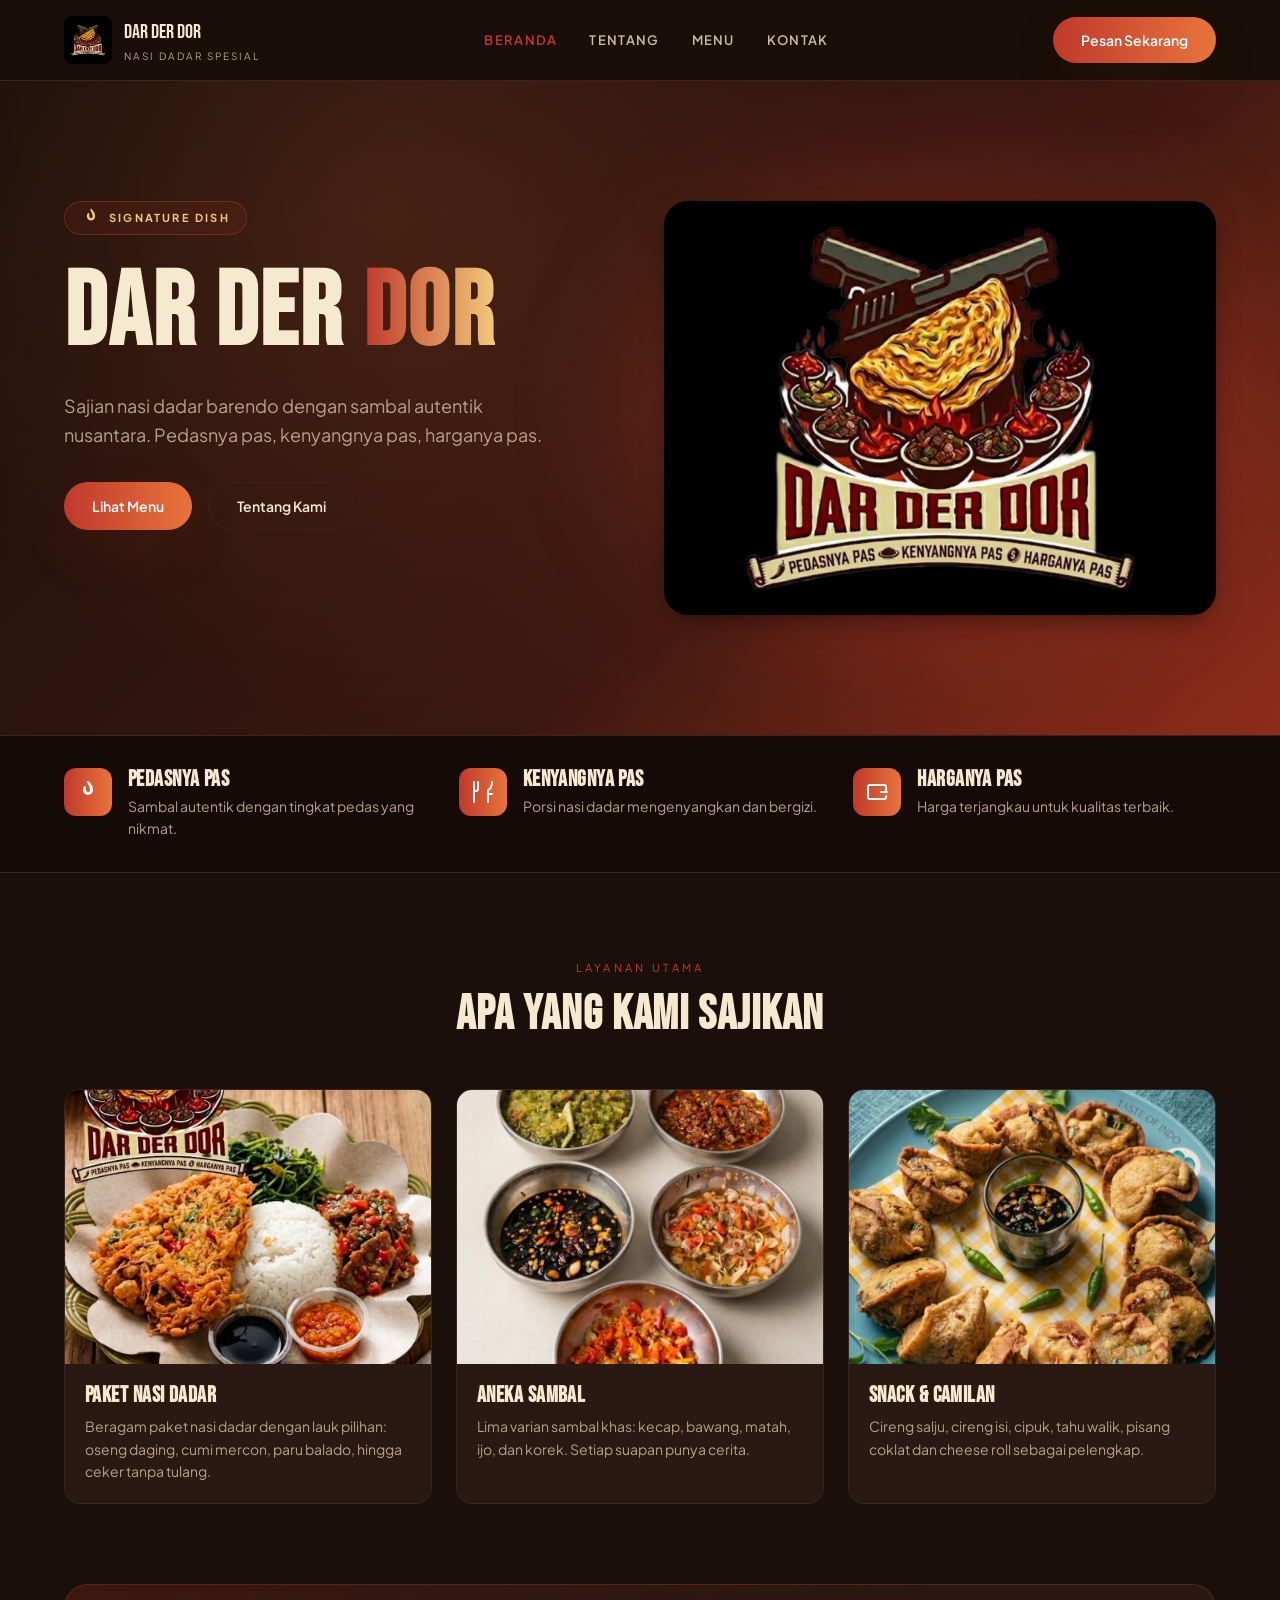
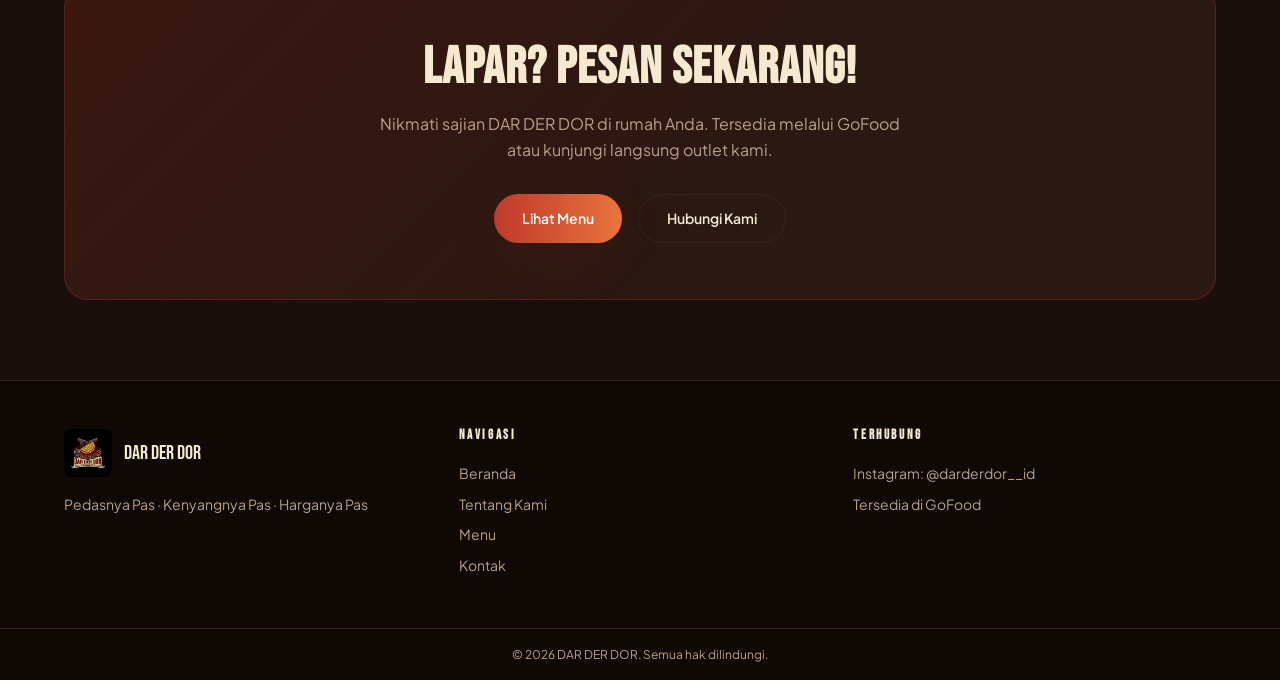
<file: index.html>
<!doctype html>
<html lang="id">
<head>
<meta charset="utf-8" />
<meta name="viewport" content="width=device-width,initial-scale=1" />
<title>DAR DER DOR — Nasi Dadar Spesial</title>
<meta name="description" content="DAR DER DOR — Pedasnya Pas, Kenyangnya Pas, Harganya Pas. Spesialis nasi dadar barendo dengan sambal autentik nusantara." />
<link rel="preconnect" href="https://fonts.googleapis.com" />
<link rel="preconnect" href="https://fonts.gstatic.com" crossorigin />
<link rel="stylesheet" href="https://fonts.googleapis.com/css2?family=Bebas+Neue&family=Plus+Jakarta+Sans:wght@400;500;600;700&display=swap" />
<link rel="stylesheet" href="styles.css" />
</head>
<body>
<!-- HEADER -->
<header class="header">
  <div class="nav">
    <a href="index.html" class="brand">
      <img src="images/logo.jpg" alt="DAR DER DOR" />
      <div>
        <div class="brand-name">DAR DER DOR</div>
        <div class="brand-tag">Nasi Dadar Spesial</div>
      </div>
    </a>
    <nav class="nav-links">
      <a href="index.html" class="active">Beranda</a>
      <a href="tentang.html">Tentang</a>
      <a href="menu.html">Menu</a>
      <a href="kontak.html">Kontak</a>
    </nav>
    <a href="https://gofood.link/a/S3Sf7HA?utm_source=ig&utm_medium=social&utm_content=link_in_bio&fbclid=PAb21jcAR6s7lleHRuA2FlbQIxMQBzcnRjBmFwcF9pZA81NjcwNjczNDMzNTI0MjcAAafRUhz2BNoipw3qRjoUgH_FCiT8QuqYpnCj2n_RTDcXzX3r7pjxOK1ckopDUg_aem_zhcsU9gj0sE1qBRgS3K3zg" target="_blank" rel="noopener" class="btn btn-primary cta-nav">Pesan Sekarang</a>
  </div>
</header>

<!-- HERO -->
<section class="hero">
  <div class="hero-grid">
    <div>
      <span class="badge">
        <svg class="ic" viewBox="0 0 24 24"><path d="M12 2s4 4 4 8a4 4 0 0 1-8 0c0-2 1-3 1-3s-1 6 3 6 4-4 0-11Z"/></svg>
        Signature Dish
      </span>
      <h1>DAR DER <span class="accent">DOR</span></h1>
      <p class="lead">Sajian nasi dadar barendo dengan sambal autentik nusantara. Pedasnya pas, kenyangnya pas, harganya pas.</p>
      <div class="hero-actions">
        <a href="menu.html" class="btn btn-primary">Lihat Menu</a>
        <a href="tentang.html" class="btn btn-outline">Tentang Kami</a>
      </div>
    </div>
    <div class="hero-img-wrap">
      <img src="images/logo.jpg" alt="Nasi Dadar DAR DER DOR" />
    </div>
  </div>
</section>

<!-- STRIP -->
<section class="strip">
  <div class="container strip-grid">
    <div class="strip-item">
      <div class="icon-box"><svg class="ic-lg ic" viewBox="0 0 24 24"><path d="M12 2s4 4 4 8a4 4 0 0 1-8 0c0-2 1-3 1-3s-1 6 3 6 4-4 0-11Z"/></svg></div>
      <div><h3>Pedasnya Pas</h3><p>Sambal autentik dengan tingkat pedas yang nikmat.</p></div>
    </div>
    <div class="strip-item">
      <div class="icon-box"><svg class="ic-lg ic" viewBox="0 0 24 24"><path d="M3 2v20M7 2v7a2 2 0 0 1-4 0M17 14v8M21 2c0 4-2 8-4 8v4h4"/></svg></div>
      <div><h3>Kenyangnya Pas</h3><p>Porsi nasi dadar mengenyangkan dan bergizi.</p></div>
    </div>
    <div class="strip-item">
      <div class="icon-box"><svg class="ic-lg ic" viewBox="0 0 24 24"><path d="M21 12V7a2 2 0 0 0-2-2H5a2 2 0 0 0-2 2v10a2 2 0 0 0 2 2h14a2 2 0 0 0 2-2v-1M16 12h6"/></svg></div>
      <div><h3>Harganya Pas</h3><p>Harga terjangkau untuk kualitas terbaik.</p></div>
    </div>
  </div>
</section>

<!-- LAYANAN -->
<section class="section">
  <div class="container">
    <div class="section-head">
      <span class="eyebrow">Layanan Utama</span>
      <h2>Apa Yang Kami Sajikan</h2>
    </div>
    <div class="cards">
      <article class="card"><div class="card-img"><img src="images/nasi-daging.jpg" alt="Paket Nasi Dadar" /></div><div class="card-body"><h3>Paket Nasi Dadar</h3><p>Beragam paket nasi dadar dengan lauk pilihan: oseng daging, cumi mercon, paru balado, hingga ceker tanpa tulang.</p></div></article>
      <article class="card"><div class="card-img"><img src="images/sambal.jpg" alt="Aneka Sambal" /></div><div class="card-body"><h3>Aneka Sambal</h3><p>Lima varian sambal khas: kecap, bawang, matah, ijo, dan korek. Setiap suapan punya cerita.</p></div></article>
      <article class="card"><div class="card-img"><img src="images/cireng-isi.jpg" alt="Snack" /></div><div class="card-body"><h3>Snack & Camilan</h3><p>Cireng salju, cireng isi, cipuk, tahu walik, pisang coklat dan cheese roll sebagai pelengkap.</p></div></article>
    </div>
  </div>
</section>

<!-- CTA -->
<div class="cta">
  <div class="cta-inner">
    <h2>Lapar? Pesan Sekarang!</h2>
    <p>Nikmati sajian DAR DER DOR di rumah Anda. Tersedia melalui GoFood atau kunjungi langsung outlet kami.</p>
    <div class="cta-actions">
      <a href="menu.html" class="btn btn-primary">Lihat Menu</a>
      <a href="kontak.html" class="btn btn-outline">Hubungi Kami</a>
    </div>
  </div>
</div>

<!-- FOOTER -->
<footer>
  <div class="foot-grid">
    <div>
      <div class="brand"><img src="images/logo.jpg" alt="DAR DER DOR" /><div class="brand-name">DAR DER DOR</div></div>
      <p style="margin-top:16px;font-size:14px;color:var(--muted)">Pedasnya Pas · Kenyangnya Pas · Harganya Pas</p>
    </div>
    <div>
      <h4>Navigasi</h4>
      <ul>
        <li><a href="index.html">Beranda</a></li>
        <li><a href="tentang.html">Tentang Kami</a></li>
        <li><a href="menu.html">Menu</a></li>
        <li><a href="kontak.html">Kontak</a></li>
      </ul>
    </div>
    <div>
      <h4>Terhubung</h4>
      <ul>
        <li>Instagram: @darderdor__id</li>
        <li>Tersedia di GoFood</li>
      </ul>
    </div>
  </div>
  <div class="copy">© 2026 DAR DER DOR. Semua hak dilindungi.</div>
</footer>
</body>
</html>
</file>
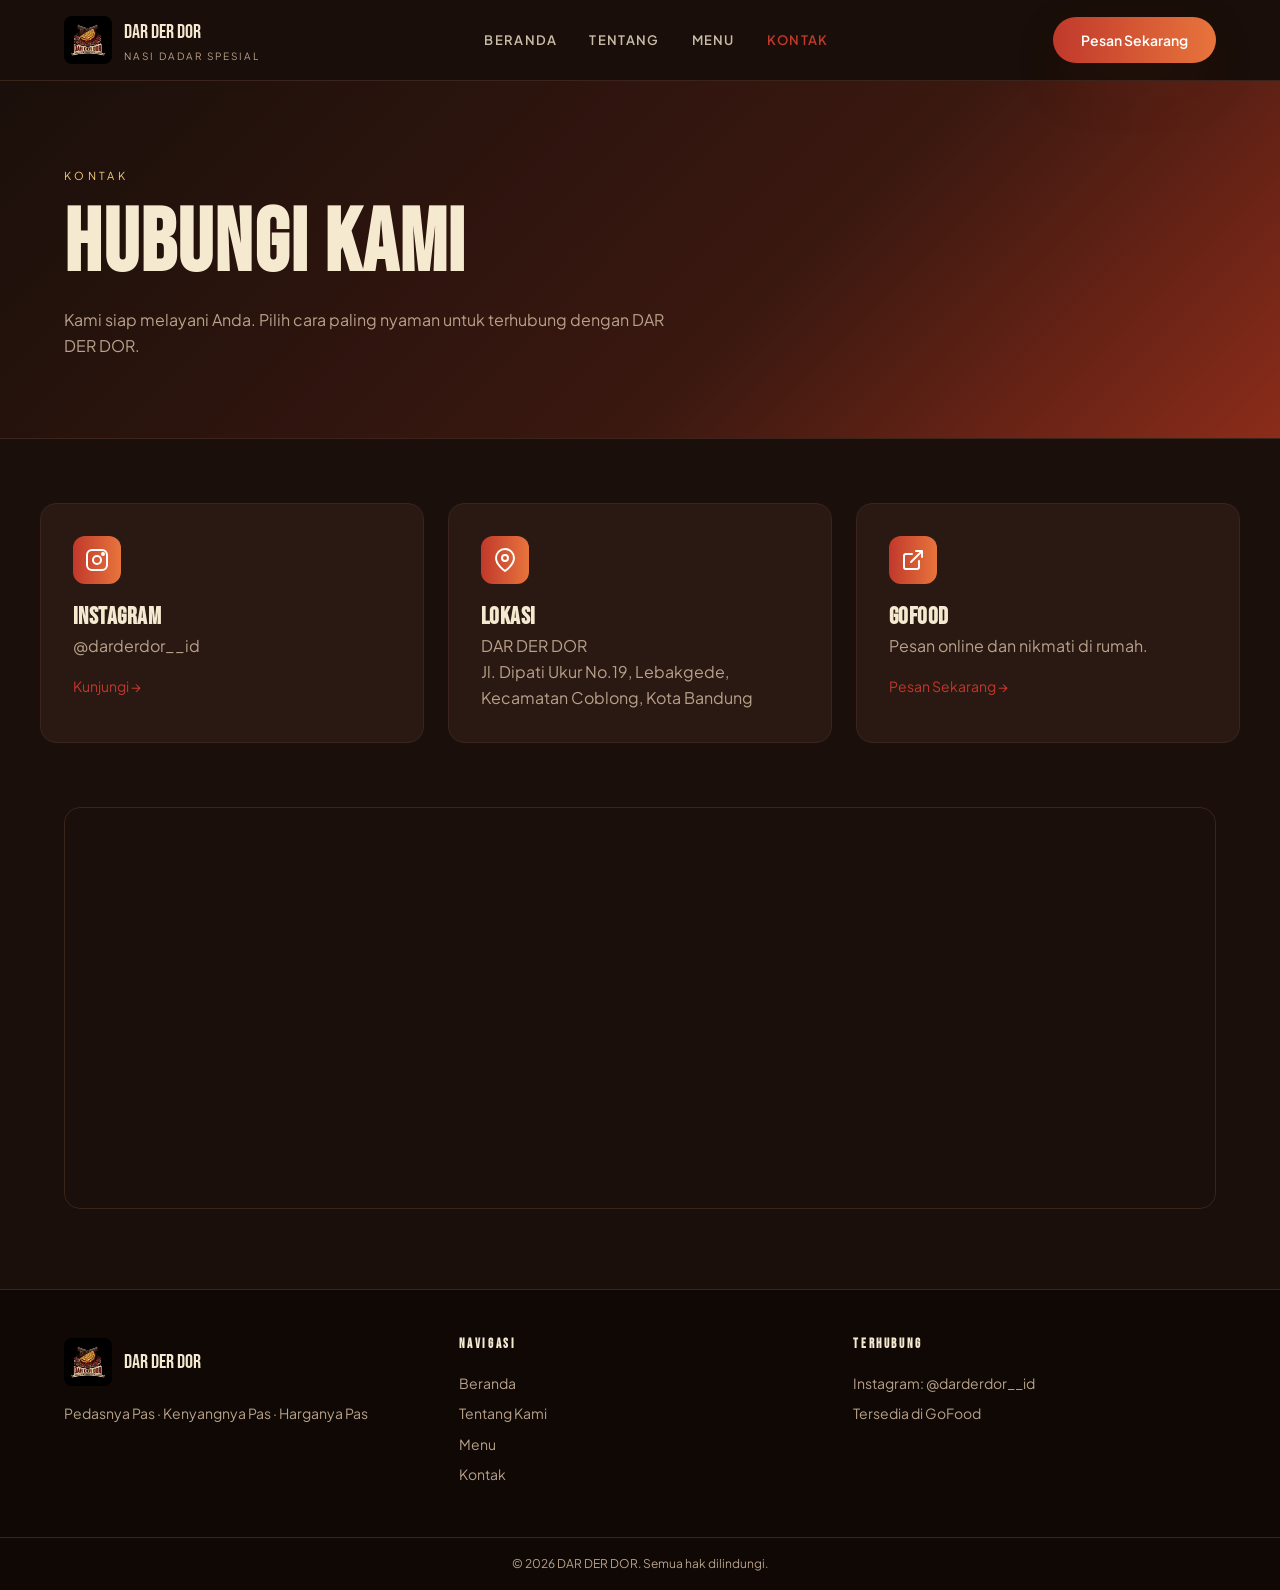
<file: kontak.html>
<!doctype html>
<html lang="id">
<head>
<meta charset="utf-8" />
<meta name="viewport" content="width=device-width,initial-scale=1" />
<title>Kontak — DAR DER DOR</title>
<meta name="description" content="Hubungi DAR DER DOR melalui Instagram, kunjungi outlet kami, atau pesan langsung via GoFood." />
<link rel="preconnect" href="https://fonts.googleapis.com" />
<link rel="stylesheet" href="https://fonts.googleapis.com/css2?family=Bebas+Neue&family=Plus+Jakarta+Sans:wght@400;500;600;700&display=swap" />
<link rel="stylesheet" href="styles.css" />
</head>
<body>
<header class="header">
  <div class="nav">
    <a href="index.html" class="brand"><img src="images/logo.jpg" alt="DAR DER DOR" /><div><div class="brand-name">DAR DER DOR</div><div class="brand-tag">Nasi Dadar Spesial</div></div></a>
    <nav class="nav-links">
      <a href="index.html">Beranda</a>
      <a href="tentang.html">Tentang</a>
      <a href="menu.html">Menu</a>
      <a href="kontak.html" class="active">Kontak</a>
    </nav>
    <a href="https://gofood.co.id" target="_blank" rel="noopener" class="btn btn-primary cta-nav">Pesan Sekarang</a>
  </div>
</header>

<section class="page-hero">
  <div class="container">
    <span class="eyebrow" style="color:var(--accent)">Kontak</span>
    <h1>Hubungi Kami</h1>
    <p>Kami siap melayani Anda. Pilih cara paling nyaman untuk terhubung dengan DAR DER DOR.</p>
  </div>
</section>

<section>
  <div class="container contact-cards">
    <a href="https://www.instagram.com/darderdor____id?igsh=b2hhZzNxcmVrc2g3" target="_blank" rel="noopener" class="contact-card">
      <div class="icon-box"><svg class="ic-lg ic" viewBox="0 0 24 24"><rect x="2" y="2" width="20" height="20" rx="5"/><circle cx="12" cy="12" r="4"/><circle cx="18" cy="6" r="1" fill="currentColor"/></svg></div>
      <h3>Instagram</h3>
      <p>@darderdor__id</p>
      <span class="more">Kunjungi →</span>
    </a>
    <div class="contact-card">
      <div class="icon-box"><svg class="ic-lg ic" viewBox="0 0 24 24"><path d="M21 10c0 7-9 13-9 13s-9-6-9-13a9 9 0 0 1 18 0Z"/><circle cx="12" cy="10" r="3"/></svg></div>
      <h3>Lokasi</h3>
      <p>DAR DER DOR<br/>Jl. Dipati Ukur No.19, Lebakgede, Kecamatan Coblong, Kota Bandung</p>
      
    </div>
    <a href="https://gofood.link/a/S3Sf7HA?utm_source=ig&utm_medium=social&utm_content=link_in_bio&fbclid=PAb21jcAR6s7lleHRuA2FlbQIxMQBzcnRjBmFwcF9pZA81NjcwNjczNDMzNTI0MjcAAafRUhz2BNoipw3qRjoUgH_FCiT8QuqYpnCj2n_RTDcXzX3r7pjxOK1ckopDUg_aem_zhcsU9gj0sE1qBRgS3K3zg" target="_blank" rel="noopener" class="contact-card">
      <div class="icon-box"><svg class="ic-lg ic" viewBox="0 0 24 24"><path d="M18 13v6a2 2 0 0 1-2 2H5a2 2 0 0 1-2-2V8a2 2 0 0 1 2-2h6"/><path d="M15 3h6v6M10 14 21 3"/></svg></div>
      <h3>GoFood</h3>
      <p>Pesan online dan nikmati di rumah.</p>
      <span class="more">Pesan Sekarang →</span>
    </a>
  </div>
</section>

<div class="container">
  <div class="map">
    <iframe title="Lokasi DAR DER DOR" src="https://www.google.com/maps?q=Foodcourt DU 19 ex grobag bandoeng&output=embed" loading="lazy"></iframe>
  </div>
</div>

<footer>
  <div class="foot-grid">
    <div><div class="brand"><img src="images/logo.jpg" alt="DAR DER DOR" /><div class="brand-name">DAR DER DOR</div></div><p style="margin-top:16px;font-size:14px;color:var(--muted)">Pedasnya Pas · Kenyangnya Pas · Harganya Pas</p></div>
    <div><h4>Navigasi</h4><ul><li><a href="index.html">Beranda</a></li><li><a href="tentang.html">Tentang Kami</a></li><li><a href="menu.html">Menu</a></li><li><a href="kontak.html">Kontak</a></li></ul></div>
    <div><h4>Terhubung</h4><ul><li>Instagram: @darderdor__id</li><li>Tersedia di GoFood</li></ul></div>
  </div>
  <div class="copy">© 2026 DAR DER DOR. Semua hak dilindungi.</div>
</footer>
</body>
</html>
</file>
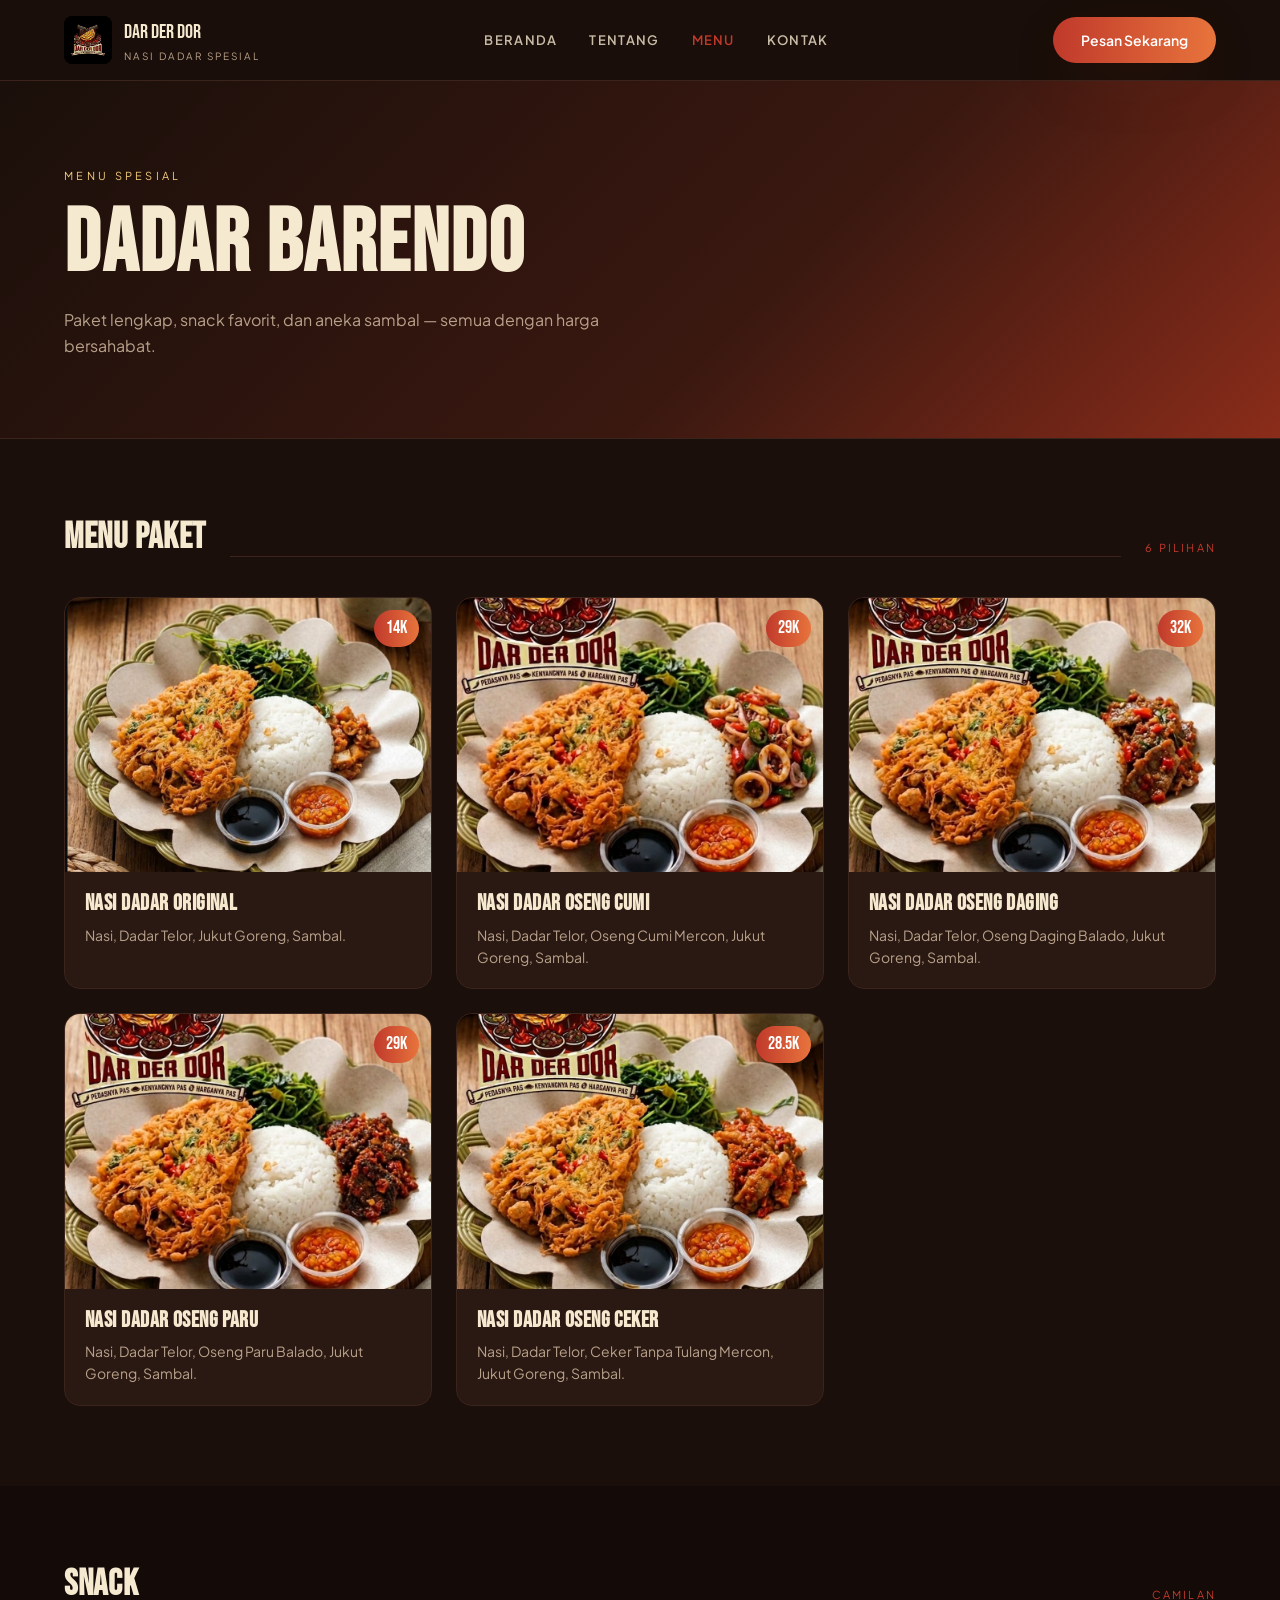
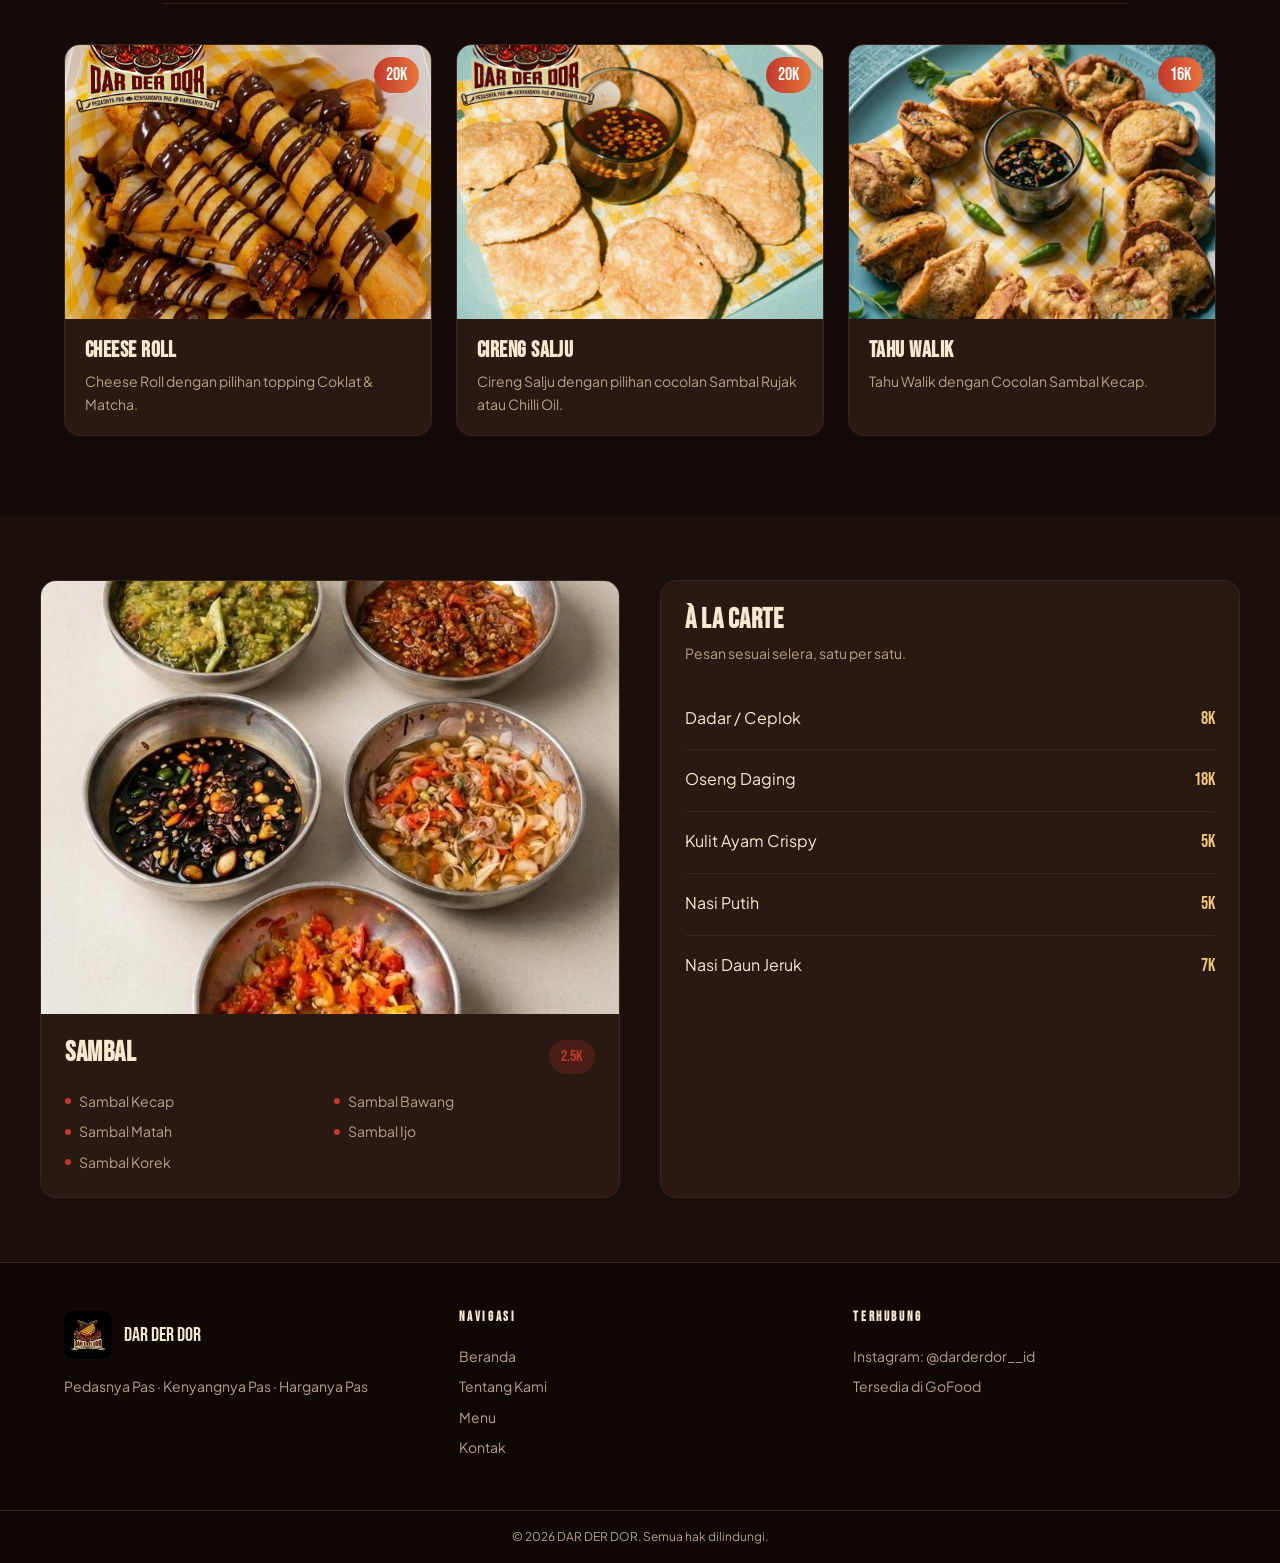
<file: menu.html>
<!doctype html>
<html lang="id">
<head>
<meta charset="utf-8" />
<meta name="viewport" content="width=device-width,initial-scale=1" />
<title>Menu — DAR DER DOR</title>
<meta name="description" content="Menu lengkap DAR DER DOR: paket nasi dadar, snack, dan aneka sambal khas dengan harga bersahabat." />
<link rel="preconnect" href="https://fonts.googleapis.com" />
<link rel="stylesheet" href="https://fonts.googleapis.com/css2?family=Bebas+Neue&family=Plus+Jakarta+Sans:wght@400;500;600;700&display=swap" />
<link rel="stylesheet" href="styles.css" />
</head>
<body>
<header class="header">
  <div class="nav">
    <a href="index.html" class="brand"><img src="images/logo.jpg" alt="DAR DER DOR" /><div><div class="brand-name">DAR DER DOR</div><div class="brand-tag">Nasi Dadar Spesial</div></div></a>
    <nav class="nav-links">
      <a href="index.html">Beranda</a>
      <a href="tentang.html">Tentang</a>
      <a href="menu.html" class="active">Menu</a>
      <a href="kontak.html">Kontak</a>
    </nav>
    <a href="https://gofood.co.id" target="_blank" rel="noopener" class="btn btn-primary cta-nav">Pesan Sekarang</a>
  </div>
</header>

<section class="page-hero">
  <div class="container">
    <span class="eyebrow" style="color:var(--accent)">Menu Spesial</span>
    <h1>Dadar Barendo</h1>
    <p>Paket lengkap, snack favorit, dan aneka sambal — semua dengan harga bersahabat.</p>
  </div>
</section>

<section class="section">
  <div class="container">
    <div class="row-head"><h2>Menu Paket</h2><div class="line"></div><span class="tag">6 Pilihan</span></div>
    <div class="cards">
      <article class="card"><div class="card-img"><img src="images/original.jpeg" alt="Nasi Dadar Original" /><div class="price-tag">14K</div></div><div class="card-body"><h3>Nasi Dadar Original</h3><p>Nasi, Dadar Telor, Jukut Goreng, Sambal.</p></div></article>
      <article class="card"><div class="card-img"><img src="images/nasi-ori.jpg" alt="Nasi Dadar Oseng Cumi" /><div class="price-tag">29K</div></div><div class="card-body"><h3>Nasi Dadar Oseng Cumi</h3><p>Nasi, Dadar Telor, Oseng Cumi Mercon, Jukut Goreng, Sambal.</p></div></article>
      <article class="card"><div class="card-img"><img src="images/nasi-daging.jpg" alt="Nasi Dadar Oseng Daging" /><div class="price-tag">32K</div></div><div class="card-body"><h3>Nasi Dadar Oseng Daging</h3><p>Nasi, Dadar Telor, Oseng Daging Balado, Jukut Goreng, Sambal.</p></div></article>
      <article class="card"><div class="card-img"><img src="images/nasi-paru.jpg" alt="Nasi Dadar Oseng Paru" /><div class="price-tag">29K</div></div><div class="card-body"><h3>Nasi Dadar Oseng Paru</h3><p>Nasi, Dadar Telor, Oseng Paru Balado, Jukut Goreng, Sambal.</p></div></article>
      <article class="card"><div class="card-img"><img src="images/nasi-ceker.jpg" alt="Nasi Dadar Oseng Ceker" /><div class="price-tag">28.5K</div></div><div class="card-body"><h3>Nasi Dadar Oseng Ceker</h3><p>Nasi, Dadar Telor, Ceker Tanpa Tulang Mercon, Jukut Goreng, Sambal.</p></div></article>
      
    </div>
  </div>
</section>

<section class="bg-charcoal section">
  <div class="container">
    <div class="row-head"><h2>Snack</h2><div class="line"></div><span class="tag">Camilan</span></div>
    <div class="cards">
      <article class="card"><div class="card-img"><img src="images/pisang-coklat.jpg" alt="Cheese Roll" /><div class="price-tag">20K</div></div><div class="card-body"><h3>Cheese Roll</h3><p>Cheese Roll dengan pilihan topping Coklat & Matcha.</p></div></article>

      <article class="card"><div class="card-img"><img src="images/cireng-salju.jpg" alt="Cireng Salju" /><div class="price-tag">20K</div></div><div class="card-body"><h3>Cireng Salju</h3><p>Cireng Salju dengan pilihan cocolan Sambal Rujak atau Chilli Oil.</p></div></article>
      
      
      <article class="card"><div class="card-img"><img src="images/cireng-isi.jpg" alt="Tahu Walik" /><div class="price-tag">16K</div></div><div class="card-body"><h3>Tahu Walik</h3><p>Tahu Walik dengan Cocolan Sambal Kecap.</p></div></article>
     
    </div>
  </div>
</section>

<section>
  <div class="container split-grid">
    <div class="sambal-card">
      <img src="images/sambal.jpg" alt="Aneka Sambal" />
      <div class="pad">
        <div class="pad-head"><h2>Sambal</h2><span class="sambal-price">2.5K</span></div>
        <ul class="sambal-list">
          <li>Sambal Kecap</li><li>Sambal Bawang</li><li>Sambal Matah</li><li>Sambal Ijo</li><li>Sambal Korek</li>
        </ul>
      </div>
    </div>
    <div class="alacarte">
      <h2>À la Carte</h2>
      <p style="margin-top:8px;font-size:14px;color:var(--muted)">Pesan sesuai selera, satu per satu.</p>
      <ul>
        <li><span>Dadar / Ceplok</span><span class="price">8K</span></li>
        <li><span>Oseng Daging</span><span class="price">18K</span></li>
        <li><span>Kulit Ayam Crispy</span><span class="price">5K</span></li>
        <li><span>Nasi Putih</span><span class="price">5K</span></li>
        <li><span>Nasi Daun Jeruk</span><span class="price">7K</span></li>
      </ul>
    </div>
  </div>
</section>

<footer>
  <div class="foot-grid">
    <div><div class="brand"><img src="images/logo.jpg" alt="DAR DER DOR" /><div class="brand-name">DAR DER DOR</div></div><p style="margin-top:16px;font-size:14px;color:var(--muted)">Pedasnya Pas · Kenyangnya Pas · Harganya Pas</p></div>
    <div><h4>Navigasi</h4><ul><li><a href="index.html">Beranda</a></li><li><a href="tentang.html">Tentang Kami</a></li><li><a href="menu.html">Menu</a></li><li><a href="kontak.html">Kontak</a></li></ul></div>
    <div><h4>Terhubung</h4><ul><li>Instagram: @darderdor__id</li><li>Tersedia di GoFood</li></ul></div>
  </div>
  <div class="copy">© 2026 DAR DER DOR. Semua hak dilindungi.</div>
</footer>
</body>
</html>
</file>
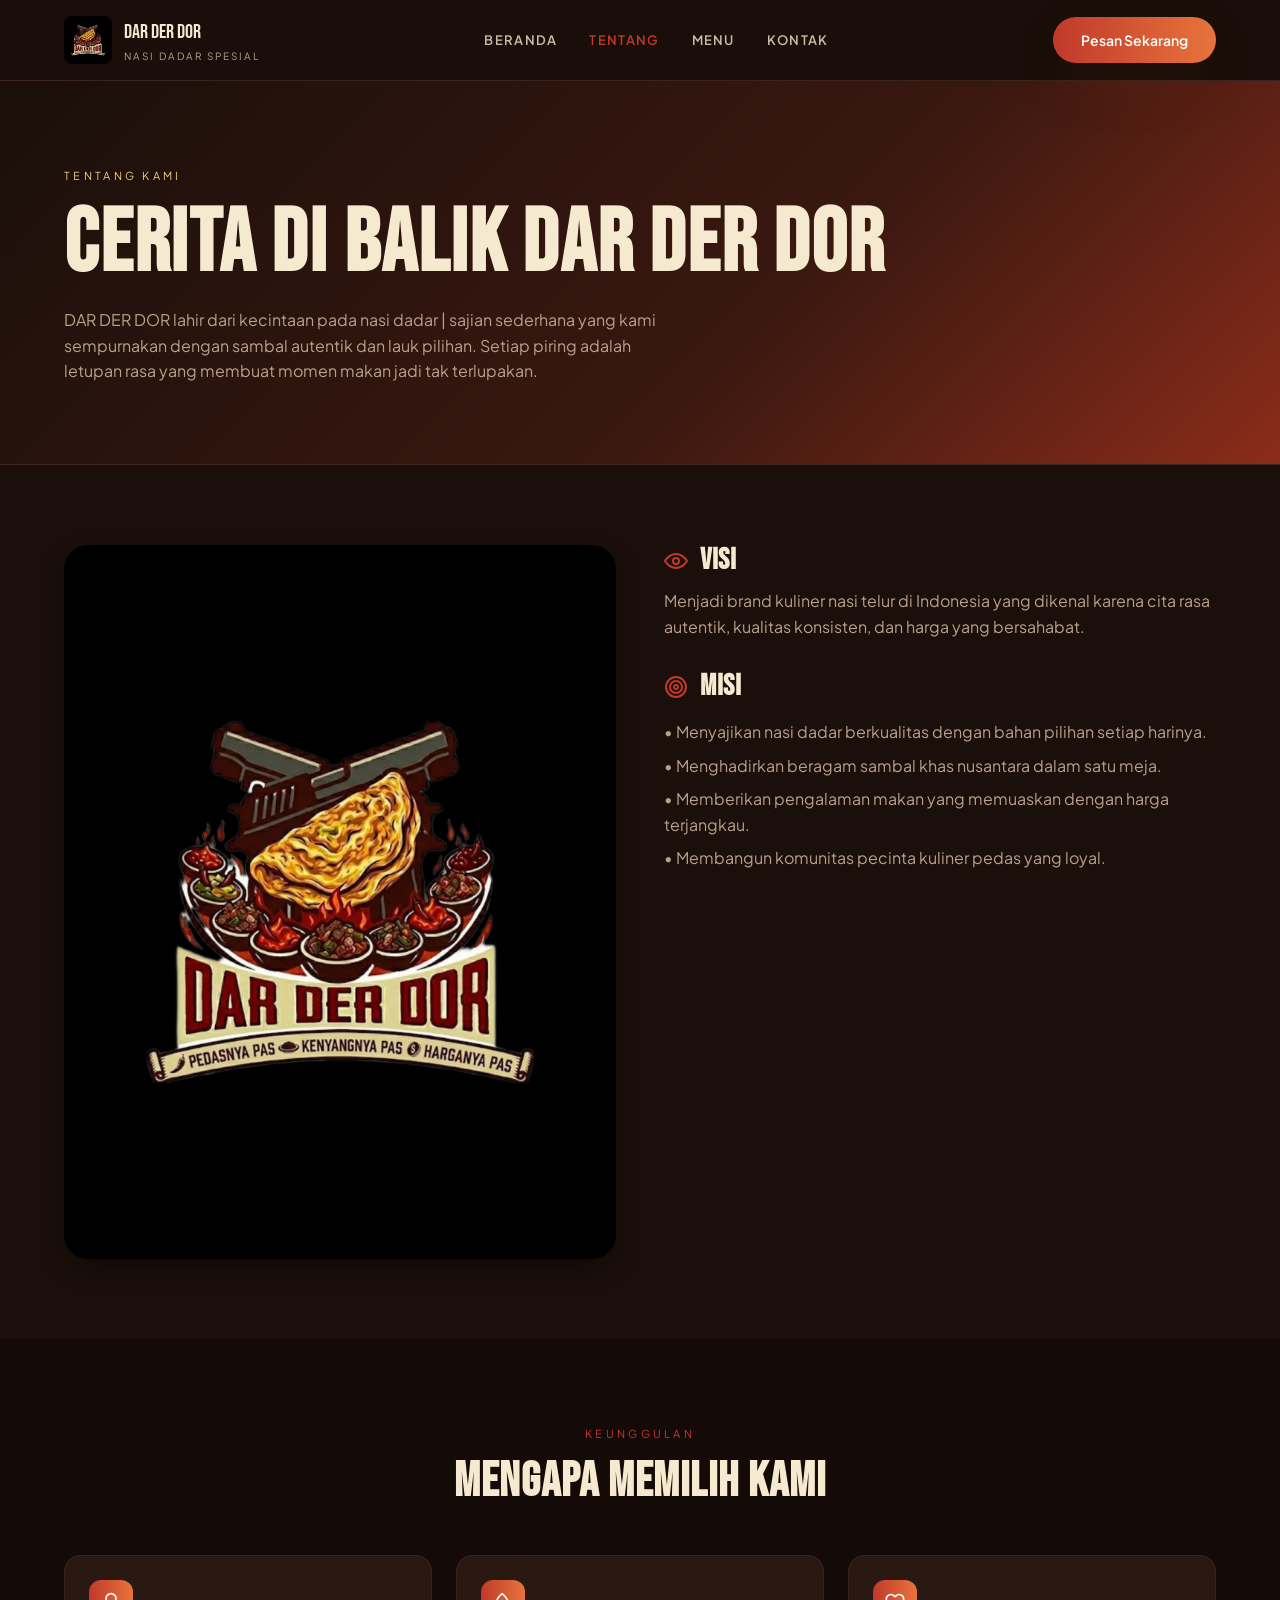
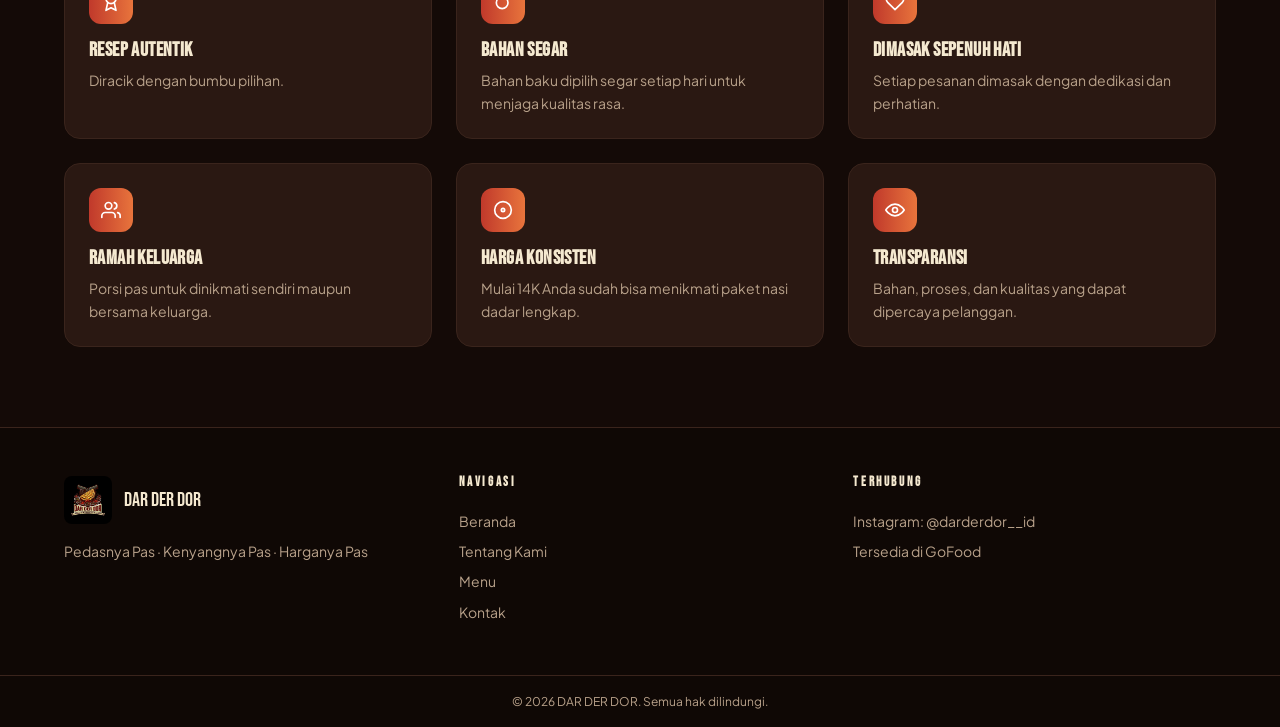
<file: tentang.html>
<!doctype html>
<html lang="id">
<head>
<meta charset="utf-8" />
<meta name="viewport" content="width=device-width,initial-scale=1" />
<title>Tentang Kami — DAR DER DOR</title>
<meta name="description" content="Visi, misi, dan keunggulan DAR DER DOR sebagai spesialis nasi dadar barendo dengan cita rasa autentik nusantara." />
<link rel="preconnect" href="https://fonts.googleapis.com" />
<link rel="stylesheet" href="https://fonts.googleapis.com/css2?family=Bebas+Neue&family=Plus+Jakarta+Sans:wght@400;500;600;700&display=swap" />
<link rel="stylesheet" href="styles.css" />
</head>
<body>
<header class="header">
  <div class="nav">
    <a href="index.html" class="brand"><img src="images/logo.jpg" alt="DAR DER DOR" /><div><div class="brand-name">DAR DER DOR</div><div class="brand-tag">Nasi Dadar Spesial</div></div></a>
    <nav class="nav-links">
      <a href="index.html">Beranda</a>
      <a href="tentang.html" class="active">Tentang</a>
      <a href="menu.html">Menu</a>
      <a href="kontak.html">Kontak</a>
    </nav>
    <a href="https://gofood.co.id" target="_blank" rel="noopener" class="btn btn-primary cta-nav">Pesan Sekarang</a>
  </div>
</header>

<section class="page-hero">
  <div class="container">
    <span class="eyebrow" style="color:var(--accent)">Tentang Kami</span>
    <h1>Cerita di Balik DAR DER DOR</h1>
    <p>DAR DER DOR lahir dari kecintaan pada nasi dadar | sajian sederhana yang kami sempurnakan dengan sambal autentik dan lauk pilihan. Setiap piring adalah letupan rasa yang membuat momen makan jadi tak terlupakan.</p>
  </div>
</section>

<section class="section">
  <div class="container about-grid">
    <img src="images/logo.jpg" alt="Hidangan DAR DER DOR" />
    <div>
      <div class="mv-block">
        <div class="mv-head"><svg class="ic-lg ic mv-icon" viewBox="0 0 24 24"><path d="M1 12s4-7 11-7 11 7 11 7-4 7-11 7S1 12 1 12Z"/><circle cx="12" cy="12" r="3"/></svg><h2>Visi</h2></div>
        <p>Menjadi brand kuliner nasi telur di Indonesia yang dikenal karena cita rasa autentik, kualitas konsisten, dan harga yang bersahabat.</p>
      </div>
      <div class="mv-block">
        <div class="mv-head"><svg class="ic-lg ic mv-icon" viewBox="0 0 24 24"><circle cx="12" cy="12" r="10"/><circle cx="12" cy="12" r="6"/><circle cx="12" cy="12" r="2"/></svg><h2>Misi</h2></div>
        <ul>
          <li>• Menyajikan nasi dadar berkualitas dengan bahan pilihan setiap harinya.</li>
          <li>• Menghadirkan beragam sambal khas nusantara dalam satu meja.</li>
          <li>• Memberikan pengalaman makan yang memuaskan dengan harga terjangkau.</li>
          <li>• Membangun komunitas pecinta kuliner pedas yang loyal.</li>
        </ul>
      </div>
    </div>
  </div>
</section>

<section class="bg-charcoal section">
  <div class="container">
    <div class="section-head">
      <span class="eyebrow">Keunggulan</span>
      <h2>Mengapa Memilih Kami</h2>
    </div>
    <div class="feature-grid">
      <div class="feature"><div class="icon-box"><svg class="ic" viewBox="0 0 24 24"><circle cx="12" cy="8" r="6"/><path d="m8 13-2 9 6-3 6 3-2-9"/></svg></div><h3>Resep Autentik</h3><p>Diracik dengan bumbu pilihan.</p></div>
      <div class="feature"><div class="icon-box"><svg class="ic" viewBox="0 0 24 24"><path d="M11 20A7 7 0 0 1 4 13c0-5 7-11 7-11s7 6 7 11a7 7 0 0 1-7 7Z"/></svg></div><h3>Bahan Segar</h3><p>Bahan baku dipilih segar setiap hari untuk menjaga kualitas rasa.</p></div>
      <div class="feature"><div class="icon-box"><svg class="ic" viewBox="0 0 24 24"><path d="M20.84 4.61a5.5 5.5 0 0 0-7.78 0L12 5.67l-1.06-1.06a5.5 5.5 0 0 0-7.78 7.78L12 21.23l8.84-8.84a5.5 5.5 0 0 0 0-7.78Z"/></svg></div><h3>Dimasak Sepenuh Hati</h3><p>Setiap pesanan dimasak dengan dedikasi dan perhatian.</p></div>
      <div class="feature"><div class="icon-box"><svg class="ic" viewBox="0 0 24 24"><path d="M17 21v-2a4 4 0 0 0-4-4H5a4 4 0 0 0-4 4v2"/><circle cx="9" cy="7" r="4"/><path d="M23 21v-2a4 4 0 0 0-3-3.87M16 3.13a4 4 0 0 1 0 7.75"/></svg></div><h3>Ramah Keluarga</h3><p>Porsi pas untuk dinikmati sendiri maupun bersama keluarga.</p></div>
      <div class="feature"><div class="icon-box"><svg class="ic" viewBox="0 0 24 24"><circle cx="12" cy="12" r="10"/><circle cx="12" cy="12" r="2"/></svg></div><h3>Harga Konsisten</h3><p>Mulai 14K Anda sudah bisa menikmati paket nasi dadar lengkap.</p></div>
      <div class="feature"><div class="icon-box"><svg class="ic" viewBox="0 0 24 24"><path d="M1 12s4-7 11-7 11 7 11 7-4 7-11 7S1 12 1 12Z"/><circle cx="12" cy="12" r="3"/></svg></div><h3>Transparansi</h3><p>Bahan, proses, dan kualitas yang dapat dipercaya pelanggan.</p></div>
    </div>
  </div>
</section>

<footer>
  <div class="foot-grid">
    <div><div class="brand"><img src="images/logo.jpg" alt="DAR DER DOR" /><div class="brand-name">DAR DER DOR</div></div><p style="margin-top:16px;font-size:14px;color:var(--muted)">Pedasnya Pas · Kenyangnya Pas · Harganya Pas</p></div>
    <div><h4>Navigasi</h4><ul><li><a href="index.html">Beranda</a></li><li><a href="tentang.html">Tentang Kami</a></li><li><a href="menu.html">Menu</a></li><li><a href="kontak.html">Kontak</a></li></ul></div>
    <div><h4>Terhubung</h4><ul><li>Instagram: @darderdor__id</li><li>Tersedia di GoFood</li></ul></div>
  </div>
  <div class="copy">© 2026 DAR DER DOR. Semua hak dilindungi.</div>
</footer>
</body>
</html>
</file>
<file: styles.css>
:root{
  --bg:#1a0f0a; --bg-2:#241410; --card:#2a1812; --border:#3a241c;
  --primary:#c0392b; --ember:#e8743c; --accent:#f1c97a; --cream:#f5e9d0;
  --text:#f5e9d0; --muted:#b8a18a;
  --grad-hero:linear-gradient(135deg,#1a0f0a 0%,#3a1810 60%,#8b2c1a 100%);
  --grad-ember:linear-gradient(90deg,var(--primary),var(--ember));
  --shadow-glow:0 20px 60px -20px rgba(192,57,43,.55);
  --shadow-card:0 10px 30px -10px rgba(0,0,0,.6);
}
*{box-sizing:border-box;margin:0;padding:0}
html{scroll-behavior:smooth}
body{
  font-family:'Plus Jakarta Sans',system-ui,sans-serif;
  background:var(--bg); color:var(--text); line-height:1.6;
}
h1,h2,h3,h4{font-family:'Bebas Neue',Impact,sans-serif;letter-spacing:.02em;line-height:1.05}
img{max-width:100%;display:block}
a{color:inherit;text-decoration:none}
.container{max-width:1200px;margin:0 auto;padding:0 24px}

/* Header */
.header{position:sticky;top:0;z-index:50;backdrop-filter:blur(10px);background:rgba(26,15,10,.85);border-bottom:1px solid var(--border)}
.nav{display:flex;align-items:center;justify-content:space-between;padding:16px 24px;max-width:1200px;margin:0 auto}
.brand{display:flex;align-items:center;gap:12px}
.brand img{width:48px;height:48px;border-radius:8px;object-fit:cover}
.brand-name{font-family:'Bebas Neue',sans-serif;font-size:20px;color:var(--cream)}
.brand-tag{font-size:10px;letter-spacing:.2em;text-transform:uppercase;color:var(--muted)}
.nav-links{display:none;gap:32px;align-items:center}
.nav-links a{font-size:13px;font-weight:600;text-transform:uppercase;letter-spacing:.1em;color:rgba(245,233,208,.8);transition:color .2s}
.nav-links a:hover,.nav-links a.active{color:var(--primary)}
.btn{display:inline-flex;align-items:center;gap:8px;padding:12px 28px;border-radius:999px;font-weight:600;font-size:14px;transition:transform .2s, box-shadow .2s;cursor:pointer;border:none}
.btn-primary{background:var(--grad-ember);color:#fff;box-shadow:var(--shadow-glow)}
.btn-primary:hover{transform:scale(1.05)}
.btn-outline{border:1px solid var(--border);color:var(--text);background:transparent}
.btn-outline:hover{background:var(--card)}
.cta-nav{display:none}
@media(min-width:768px){.nav-links,.cta-nav{display:inline-flex}}

/* Hero */
.hero{position:relative;overflow:hidden;background:var(--grad-hero)}
.hero::before{content:"";position:absolute;inset:0;opacity:.25;background:
  radial-gradient(circle at 30% 20%, rgba(232,116,60,.6), transparent 50%),
  radial-gradient(circle at 80% 70%, rgba(192,57,43,.5), transparent 50%)}
.hero-grid{position:relative;display:grid;gap:48px;padding:80px 24px;max-width:1200px;margin:0 auto}
@media(min-width:768px){.hero-grid{grid-template-columns:1fr 1fr;padding:120px 24px}}
.badge{display:inline-flex;align-items:center;gap:8px;padding:6px 16px;border-radius:999px;border:1px solid rgba(192,57,43,.4);background:rgba(192,57,43,.1);font-size:11px;font-weight:700;text-transform:uppercase;letter-spacing:.2em;color:var(--accent);width:fit-content}
.hero h1{font-size:64px;color:var(--cream);margin-top:24px}
@media(min-width:768px){.hero h1{font-size:104px}}
.hero h1 .accent{background:linear-gradient(90deg,var(--primary),var(--accent));-webkit-background-clip:text;background-clip:text;color:transparent}
.hero p.lead{margin-top:24px;font-size:18px;color:var(--muted);max-width:480px}
.hero-actions{margin-top:32px;display:flex;flex-wrap:wrap;gap:16px}
.hero-img-wrap{position:relative}
.hero-img-wrap::before{content:"";position:absolute;inset:-24px;background:rgba(192,57,43,.3);filter:blur(60px);border-radius:50%}
.hero-img-wrap img{position:relative;border-radius:24px;box-shadow:var(--shadow-card);aspect-ratio:4/3;object-fit:cover;width:100%}

/* Strip */
.strip{border-top:1px solid var(--border);border-bottom:1px solid var(--border);background:#140a07;padding:32px 0}
.strip-grid{display:grid;gap:32px}
@media(min-width:768px){.strip-grid{grid-template-columns:repeat(3,1fr)}}
.strip-item{display:flex;gap:16px;align-items:flex-start}
.icon-box{background:var(--grad-ember);color:#fff;padding:12px;border-radius:12px;display:inline-flex;flex-shrink:0}
.strip-item h3{font-size:22px;color:var(--cream)}
.strip-item p{font-size:14px;color:var(--muted);margin-top:4px}

/* Sections */
section.section{padding:80px 0}
.section-head{text-align:center;margin-bottom:48px}
.eyebrow{font-size:11px;text-transform:uppercase;letter-spacing:.3em;color:var(--primary)}
.section-head h2{font-size:48px;color:var(--cream);margin-top:12px}

/* Cards */
.cards{display:grid;gap:24px}
@media(min-width:640px){.cards{grid-template-columns:repeat(2,1fr)}}
@media(min-width:1024px){.cards{grid-template-columns:repeat(3,1fr)}}
.card{background:var(--card);border:1px solid var(--border);border-radius:16px;overflow:hidden;transition:all .3s}
.card:hover{border-color:rgba(192,57,43,.5);box-shadow:var(--shadow-glow)}
.card-img{position:relative;aspect-ratio:4/3;overflow:hidden}
.card-img img{width:100%;height:100%;object-fit:cover;transition:transform .5s}
.card:hover .card-img img{transform:scale(1.1)}
.price-tag{position:absolute;top:12px;right:12px;background:var(--grad-ember);color:#fff;padding:4px 12px;border-radius:999px;font-family:'Bebas Neue',sans-serif;font-size:18px;box-shadow:var(--shadow-glow)}
.card-body{padding:20px}
.card-body h3{font-size:22px;color:var(--cream)}
.card-body p{font-size:14px;color:var(--muted);margin-top:8px}

/* CTA */
.cta{margin:0 auto 80px;max-width:1200px;padding:0 24px}
.cta-inner{border-radius:24px;border:1px solid rgba(192,57,43,.3);background:linear-gradient(135deg,rgba(192,57,43,.2),var(--card) 60%);padding:56px 24px;text-align:center}
.cta-inner h2{font-size:40px;color:var(--cream)}
@media(min-width:768px){.cta-inner h2{font-size:52px}}
.cta-inner p{margin:16px auto 0;max-width:520px;color:var(--muted)}
.cta-actions{margin-top:32px;display:flex;justify-content:center;gap:16px;flex-wrap:wrap}

/* About */
.about-grid{display:grid;gap:48px}
@media(min-width:768px){.about-grid{grid-template-columns:1fr 1fr}}
.about-grid img{border-radius:24px;object-fit:cover;width:100%;box-shadow:var(--shadow-card)}
.mv-block{margin-bottom:32px}
.mv-block h2{font-size:30px;color:var(--cream)}
.mv-head{display:flex;align-items:center;gap:12px}
.mv-icon{color:var(--primary)}
.mv-block ul{list-style:none;margin-top:12px;color:var(--muted)}
.mv-block ul li{padding:4px 0}
.mv-block p{margin-top:12px;color:var(--muted)}

.feature-grid{display:grid;gap:24px}
@media(min-width:640px){.feature-grid{grid-template-columns:repeat(2,1fr)}}
@media(min-width:1024px){.feature-grid{grid-template-columns:repeat(3,1fr)}}
.feature{background:var(--card);border:1px solid var(--border);border-radius:16px;padding:24px;transition:border-color .2s}
.feature:hover{border-color:rgba(192,57,43,.5)}
.feature h3{font-size:20px;color:var(--cream);margin-top:16px}
.feature p{font-size:14px;color:var(--muted);margin-top:8px}

/* Menu page */
.page-hero{background:var(--grad-hero);border-bottom:1px solid var(--border)}
.page-hero .container{padding-top:80px;padding-bottom:80px}
.page-hero h1{font-size:64px;color:var(--cream);margin-top:12px}
@media(min-width:768px){.page-hero h1{font-size:88px}}
.page-hero p{margin-top:16px;color:var(--muted);max-width:600px}
.row-head{display:flex;align-items:flex-end;justify-content:space-between;margin-bottom:40px;gap:24px}
.row-head h2{font-size:36px;color:var(--cream)}
.row-head .line{flex:1;height:1px;background:var(--border);display:none}
@media(min-width:768px){.row-head .line{display:block}}
.row-head .tag{font-size:11px;letter-spacing:.2em;text-transform:uppercase;color:var(--primary)}
.bg-charcoal{background:#140a07}

.split-grid{display:grid;gap:40px;padding:64px 0}
@media(min-width:768px){.split-grid{grid-template-columns:1fr 1fr}}
.sambal-card{background:var(--card);border:1px solid var(--border);border-radius:16px;overflow:hidden}
.sambal-card img{aspect-ratio:4/3;object-fit:cover;width:100%}
.sambal-card .pad{padding:24px}
.sambal-card .pad-head{display:flex;align-items:baseline;justify-content:space-between}
.sambal-card h2{font-size:28px;color:var(--cream)}
.sambal-price{background:rgba(192,57,43,.2);color:var(--primary);padding:4px 12px;border-radius:999px;font-family:'Bebas Neue',sans-serif}
.sambal-list{margin-top:16px;display:grid;grid-template-columns:1fr 1fr;gap:8px;list-style:none}
.sambal-list li{display:flex;align-items:center;gap:8px;font-size:14px;color:var(--muted)}
.sambal-list li::before{content:"";width:6px;height:6px;border-radius:50%;background:var(--primary)}
.alacarte{background:var(--card);border:1px solid var(--border);border-radius:16px;padding:24px}
.alacarte h2{font-size:28px;color:var(--cream)}
.alacarte ul{margin-top:24px;list-style:none}
.alacarte li{display:flex;justify-content:space-between;padding:16px 0;border-bottom:1px solid var(--border)}
.alacarte li:last-child{border-bottom:none}
.alacarte .price{font-family:'Bebas Neue',sans-serif;font-size:18px;color:var(--accent)}

/* Contact */
.contact-cards{display:grid;gap:24px;padding:64px 0}
@media(min-width:768px){.contact-cards{grid-template-columns:repeat(3,1fr)}}
.contact-card{background:var(--card);border:1px solid var(--border);border-radius:16px;padding:32px;transition:all .3s;display:block}
.contact-card:hover{border-color:rgba(192,57,43,.5);box-shadow:var(--shadow-glow)}
.contact-card h3{font-size:24px;color:var(--cream);margin-top:20px}
.contact-card p{color:var(--muted);margin-top:4px}
.contact-card .more{margin-top:16px;color:var(--primary);font-size:14px;display:inline-flex;gap:4px;align-items:center}
.meta-row{margin-top:16px;display:flex;align-items:center;gap:8px;font-size:14px;color:var(--muted)}
.map{border-radius:16px;overflow:hidden;border:1px solid var(--border);margin-bottom:80px}
.map iframe{width:100%;height:400px;border:0;display:block}

/* Footer */
footer{border-top:1px solid var(--border);background:#0f0805}
.foot-grid{display:grid;gap:32px;padding:48px 24px;max-width:1200px;margin:0 auto}
@media(min-width:768px){.foot-grid{grid-template-columns:repeat(3,1fr)}}
.foot-grid h4{font-size:13px;letter-spacing:.2em;text-transform:uppercase;color:var(--cream)}
.foot-grid ul{list-style:none;margin-top:16px}
.foot-grid li{padding:4px 0;font-size:14px;color:var(--muted)}
.foot-grid li a:hover{color:var(--primary)}
.copy{border-top:1px solid var(--border);padding:16px;text-align:center;font-size:12px;color:var(--muted)}

/* Icon */
.ic{width:20px;height:20px;stroke:currentColor;fill:none;stroke-width:2;stroke-linecap:round;stroke-linejoin:round}
.ic-lg{width:24px;height:24px}
</file>
